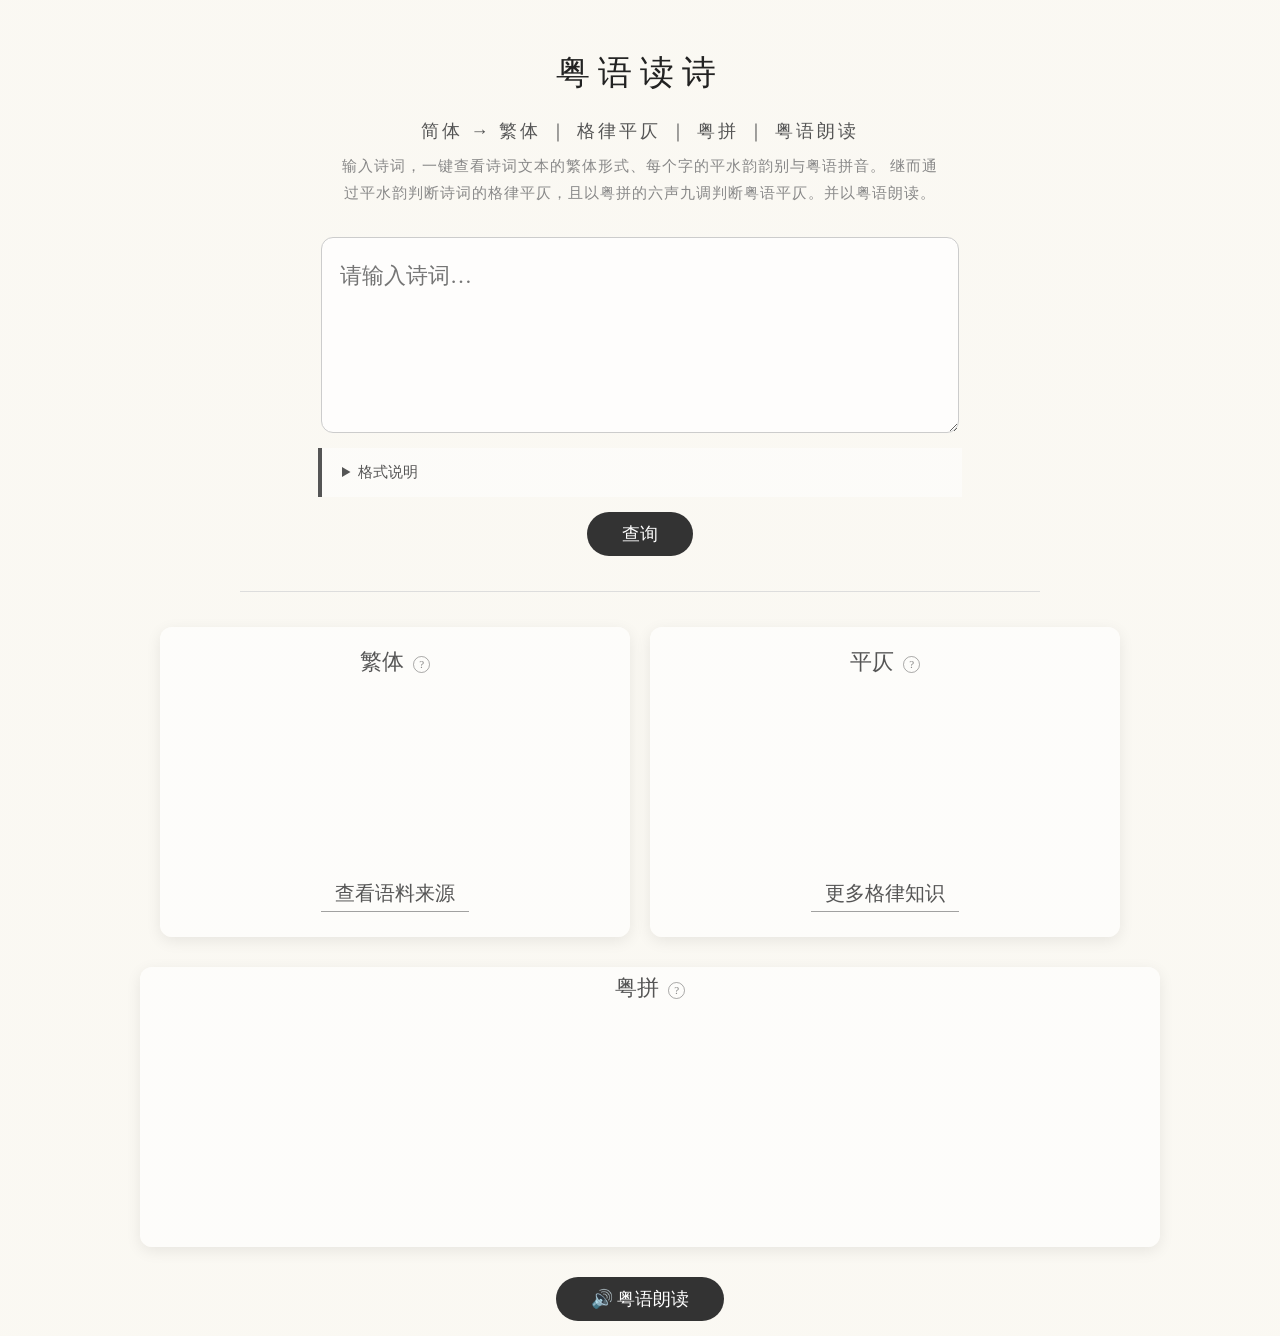
<file: docs/index.html>
<!DOCTYPE html>
<html lang="zh">

<head>

<meta charset="UTF-8">

<title>粤语读诗</title>

<link rel="stylesheet" href="new_style.css">

</head>

<body>

<div class="container">

<h1>
    粤语读诗
</h1>


<div class="intro">

    <p class="intro-main">
        简体 → 繁体 ｜ 格律平仄 ｜ 粤拼 ｜ 粤语朗读
    </p>

    <p class="intro-sub">
        输入诗词，一键查看诗词文本的繁体形式、每个字的平水韵韵别与粤语拼音。
        继而通过平水韵判断诗词的格律平仄，且以粤拼的六声九调判断粤语平仄。并以粤语朗读。
    </p>

</div>


<textarea 
    id="input"
    rows="4"
    placeholder="请输入诗词…">
</textarea>

<details class="format-tip">

    <summary>
    格式说明
    </summary>

    <p>
    每句之间使用中文逗号分隔。除句末外，不使用其他标点符号。每句只包含中文字符。
    </p>

    <p>单句：</p>
    
    <pre>
    何处有香丘</pre>

    <p>多句：</p>
    
    <pre>
    天尽头，何处有香丘？</pre>

    <p>多行：</p>
    
    <pre>
    天尽头，何处有香丘？
    莫若锦囊收艳骨，一抔净土掩风流。</pre>

</details>

<button onclick="search()">
查询
</button>

<hr>

<div class="result-wrapper">

    <div class="result-box">

        <h3>
            繁体
            
            <span class="help-icon">
                ?
                <span class="help-tooltip">
                    将您输入的诗词转换为对应的繁体字。
                    如果简体字不具备对应的繁体字，则显示为原简体字。<br>
                    将鼠标悬停在每个繁体字上，会显示该字的粤拼和平水韵韵别。<br>
                    可能存在多个粤拼或平水韵韵别的情况。
                </span>
            </span>
        </h3>

        <div id="traditional"></div>

        <a href="traditional.html" class="result-button">
            查看语料来源
        </a>


    </div>


    <div class="result-box">

        <h3>
            平仄
            <span class="help-icon">
                ?
                <span class="help-tooltip">
                    显示每个字依据平水韵的平仄情况。<br>
                    如果一个字在平水韵中属于多个韵别，
                    韵别平仄情况同一时正常显示平仄，
                    韵别的平仄情况不一致时，则显示为“疑”。
                    当该字为新创造的简体字（如“她”），不存在对应的平水韵韵别时，
                    则显示为“无”。
                </span>
            </span>
        </h3>

        <div id="pingze"></div>

        <a href="pingze.html" class="result-button">
            更多格律知识
        </a>

    </div>

</div>

<div class="jyutping-box">

    <h3>
        粤拼
        <span class="help-icon">
            ?
            <span class="help-tooltip">
                显示每个字的粤拼。
                根据粤拼声调阳平，阳上，阳去，阴平，阴上，阴去以及入声，
                进行平仄的标注。<br>
                如果有多个粤拼读音，随机取一个读音显示。
                下方朗读按钮会播放最常见的一个粤语读音。
            </span>
        </span>
    </h3>

    <div id="jyutping" class="jyutping-content"></div>

</div>


<button onclick="speak()">
🔊 粤语朗读
</button>

</div>

<div id="global-tooltip"></div>

<script src="app.js"></script>

</body>

</html>
</file>
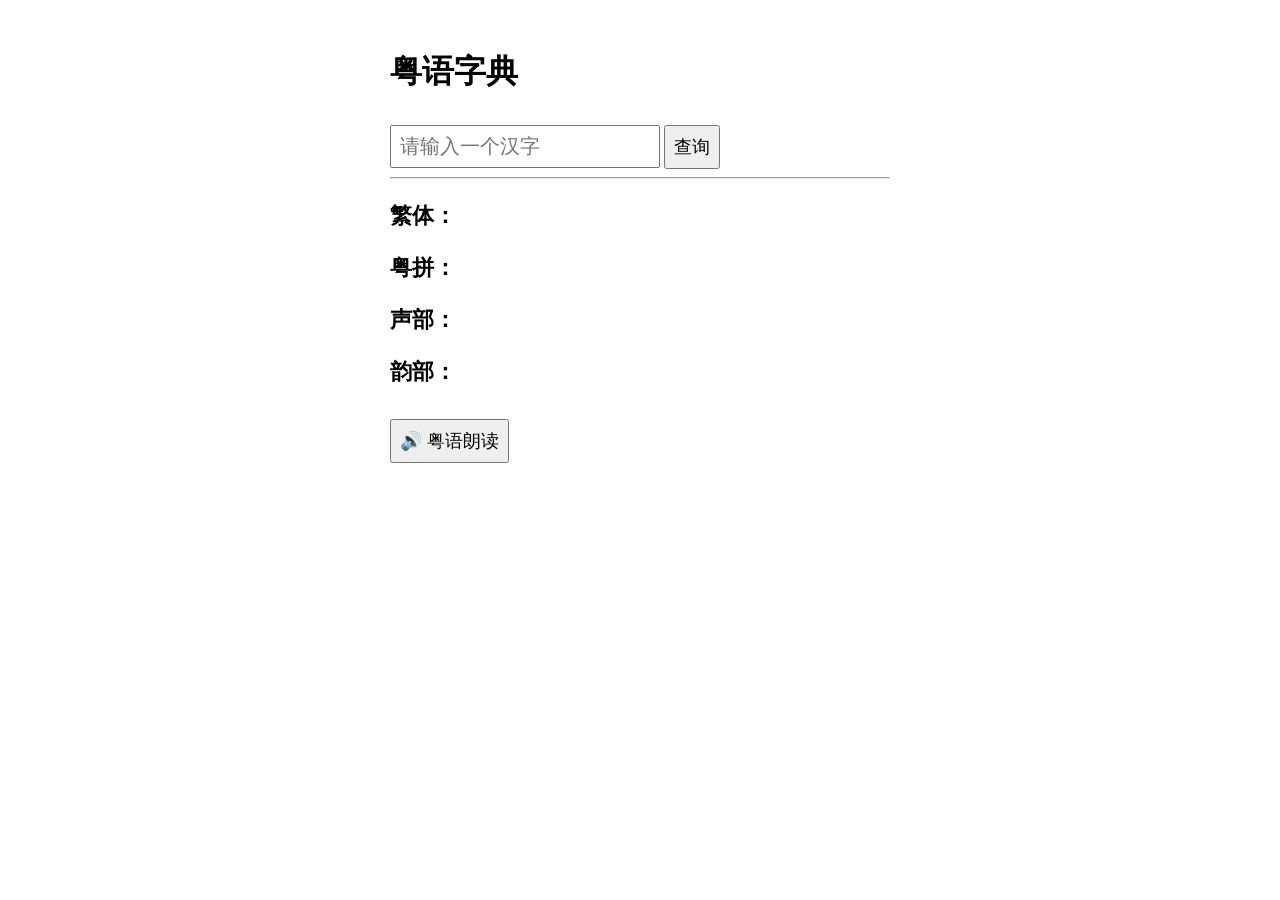
<file: webdeploy/index.html>
<!DOCTYPE html>
<html lang="zh">

<head>

<meta charset="UTF-8">

<title>粤语字典</title>

<link rel="stylesheet" href="style.css">

</head>

<body>

<h1>粤语字典</h1>

<input
    id="input"
    placeholder="请输入一个汉字">

<button onclick="search()">
查询
</button>

<hr>

<p>
<b>繁体：</b>
<span id="traditional"></span>
</p>

<p>
<b>粤拼：</b>
<span id="jyutping"></span>
</p>

<p>
<b>声部：</b>
<span id="shengbu"></span>
</p>

<p>
<b>韵部：</b>
<span id="rhyme"></span>
</p>

<button onclick="speak()">
🔊 粤语朗读
</button>

<script src="app.js"></script>

</body>

</html>
</file>
<file: docs/new_style.css>
/* ===================== 全局 ===================== */

body {

    margin: 0;

    padding: 0;

    min-height: 100vh;

    background:
        linear-gradient(
            rgba(250,248,242,0.95),
            rgba(250,248,242,0.95)
        );

    font-family:
        "Noto Serif SC",
        "Songti SC",
        "STSong",
        serif;

    color: #333;

}

.container {

    width:1000px;

    max-width:90%;

    margin:auto;

}




/* ===================== 标题 ===================== */

h1 {

    margin-top: 50px;

    text-align: center;

    font-size: 34px;

    letter-spacing: 8px;

    font-weight: normal;

    color: #222;

}



/* ===================== 网站简介 ===================== */

.intro {
    width: 600px;
    max-width: 90%;

    margin: 18px auto 28px;

    text-align: center;
}


.intro-main {
    margin: 0 0 10px;

    font-size: 18px;

    letter-spacing: 3px;

    color: #555;
}


.intro-sub {

    margin: 0;

    font-size: 15px;

    line-height: 1.8;

    letter-spacing: 1px;

    color: #888;
}





/* ===================== 输入区域 ===================== */

textarea {

    display: block;

    width: 600px;

    max-width: 90vw;

    margin: 30px auto 15px;

    padding: 18px;

    font-size: 22px;

    line-height: 1.8;

    background: rgba(255,255,255,0.75);

    border: 1px solid #ccc;

    border-radius: 12px;

    resize: vertical;

    font-family:
        "KaiTi",
        "STKaiti",
        serif;

}

textarea:focus {

    outline: none;

    border-color: #888;

}



/* ===================== 提示区域 ===================== */

.format-tip {

    width:600px;

    max-width:90%;

    margin:15px auto;

    padding:15px 20px;

    background:
    rgba(255,255,255,0.5);

    border-left:
    4px solid #555;

    color:#555;

    font-size:15px;
}

.format-tip pre {

    margin: 5px 0;

    font-family:
    "KaiTi",
    "STKaiti",
    serif;

    font-size:18px;

    line-height:1.8;

    white-space:pre-wrap;

}



/* ===================== 按钮 ===================== */

button {

    display: block;

    margin: 15px auto;

    padding: 10px 35px;

    font-size: 18px;

    background: #333;

    color: white;

    border: none;

    border-radius: 25px;

    cursor: pointer;

    font-family: inherit;

}


button:hover {

    background: #555;

}



/* ===================== 分隔线 ===================== */

hr {

    width: 80%;

    border: none;

    border-top: 1px solid #ddd;

    margin: 35px auto;

}



/* ===================== 结果卡片 ===================== */

h3 {

    color: #555;

}


.result-wrapper {

    display:flex;

    justify-content:center;

    gap:20px;

    width:100%;

    margin:30px auto;

}



.result-box {

    text-align:center;

    width:430px;

    height: 270px;

    padding:20px;

    background:
    rgba(255,255,255,0.65);

    border-radius:12px;

    box-shadow:
    0 4px 15px rgba(0,0,0,0.08);

    display: flex;

    flex-direction: column;

}



.result-box h3 {

    text-align:center;

    font-size:22px;

    font-weight:normal;

    margin-top:0;

    margin-bottom:15px;

    color:#555;

}


/* 问号图标 */

.help-icon {
    position: relative;

    display: inline-flex;
    align-items: center;
    justify-content: center;

    width: 15px;
    height: 15px;

    margin-left: 4px;

    border: 1px solid rgba(70, 70, 70, 0.45);
    border-radius: 50%;

    color: rgba(70, 70, 70, 0.65);

    font-family: serif;
    font-size: 11px;

    cursor: help;

    vertical-align: middle;
}


/* 提示窗口 */

.help-tooltip {

    visibility: hidden;

    opacity: 0;

    position: absolute;

    bottom: 150%;

    left: 50%;

    transform: translateX(-50%);

    width: 220px;

    padding: 10px 12px;

    background: rgba(45, 45, 45, 0.92);

    color: #f5f5f0;

    border-radius: 6px;

    font-family:
        "Noto Serif SC",
        "Songti SC",
        serif;

    font-size: 14px;

    font-weight: normal;

    line-height: 1.6;

    text-align: left;

    white-space: normal;

    z-index: 100;

    transition:
        opacity 0.2s ease,
        visibility 0.2s ease;

}


/* 鼠标放在 ? 上时显示 */

.help-icon:hover .help-tooltip {

    visibility: visible;

    opacity: 1;

}


/* 超链接 */

.result-button {
    
    margin-top: auto;
    margin-left: auto;
    margin-right: auto;
    margin-bottom: 5px;

    display: block;

    width: fit-content;

    padding: 4px 14px;

    color: #555;

    font-size: 20px;

    font-family:
        "KaiTi",
        "STKaiti",
        serif;

    text-decoration: none;

    border-bottom: 1px solid rgba(50, 50, 50, 0.45);

    transition:
        color 0.25s ease,
        border-color 0.25s ease;

}



.result-button:hover {

    color: #222;

    border-bottom-color: rgba(50, 50, 50, 0.8);

}


/* 繁体，平仄 */


#traditional
{

    font-family:
    "Noto Serif SC",
    "Songti SC",
    "SimSun",
    serif;


    width: 100%;
    box-sizing: border-box;

    flex: 1 1 0;
    min-height: 0;

    overflow-y: auto;
    overflow-x: hidden;

    line-height: 2;

    white-space: normal;

    margin-bottom: 15px;

}

#pingze
{

    font-family:
    "Noto Serif SC",
    "Songti SC",
    "SimSun",
    serif;


    flex: 1 1 0;

    min-height: 0;

    overflow-y: auto;

    overflow-x: hidden;


    font-size:22px;

    line-height:2;

    white-space:pre-line;

    margin-bottom: 15px;

}


.ping {

    color:#3b6ea8;

    font-weight:bold;

}


.ze {

    color:#a85c5c;

    font-weight:bold;

}


.tooltip-text {

    display: none;

    /* visibility: hidden;

    position: absolute;

    top: 120%;
    bottom: auto;

    left: 50%;

    transform: translateX(-50%);

    background: rgba(255, 255, 255, 0.85);

    color: #333;

    padding:6px 10px;

    border-radius:6px;

    font-size:16px;

    white-space:nowrap; */

    /* z-index:20; */

}


.char-tooltip:hover
.tooltip-text {

    display: none;

    /* visibility: visible; */

}


.char-tooltip {

    font-size: 22px;

    display: inline-block;

    position: relative;

    cursor: pointer;

}



#global-tooltip {
    position: fixed;

    visibility: hidden;
    opacity: 0;

    padding: 6px 10px;

    background: rgba(255, 255, 255, 0.75);

    color: #333;

    border-radius: 6px;

    box-shadow:
        0 2px 8px rgba(0, 0, 0, 0.15);

    font-family:
        "Noto Serif SC",
        "Songti SC",
        serif;

    font-size: 16px;

    white-space: pre-line;

    /* 限制宽度 */
    width: max-content;
    max-width: 220px;

    pointer-events: none;

    z-index: 9999;

    transition: opacity 0.15s ease;
}


#global-tooltip.show {
    visibility: visible;
    opacity: 1;
}



/* ===================== 粤拼 ===================== */


.jyutping-box {

    text-align:center;

    width: 1000px;

    height: 260px;

    max-width: 90vw;

    margin: 10px auto 30px;

    padding: 10px;

    background:
        rgba(255,255,255,0.65);


    border-radius: 12px;

    box-shadow:
        0 4px 15px rgba(0,0,0,0.08);


    line-height: 1;

    display: flex;

    flex-direction: column;

}


.jyutping-box h3 {


    text-align:center;

    font-size:22px;

    font-weight:normal;

    margin-top:0;

    margin-bottom:15px;

    color:#555;

}


.jyutping-content {
    flex: 1;

    min-height: 0;

    overflow-y: auto;

    display: flex;

    flex-wrap: wrap;

    justify-content: center;

    row-gap: 0;

    align-content: flex-start;

    margin-bottom: 15px
}


.jyutping-cell {

    width:60px;

    text-align:center;

    display: inline-flex;

    flex-direction: column;

    vertical-align: top;

    align-items: center;

    flex-shrink: 0;

}


.line-break {
    flex-basis: 100%;
    height: 0;
}


.jyutping-tone {
    font-family:
        "SF Mono",
        "Menlo",
        "Consolas",
        "Roboto Mono",
        monospace;


    font-size:14px;

    letter-spacing:1px;
}


.jyutping-char {
    font-family:
    "Noto Serif SC",
    "Songti SC",
    "SimSun",
    serif;


    font-size:24px;

}
</file>
<file: webdeploy/style.css>
body{

    width:500px;

    margin:auto;

    margin-top:50px;

    font-family:Arial;

}

input{

    width:250px;

    font-size:20px;

    padding:8px;

}

button{

    font-size:18px;

    padding:8px;

    margin-top:10px;

}

p{

    font-size:22px;

}
</file>
